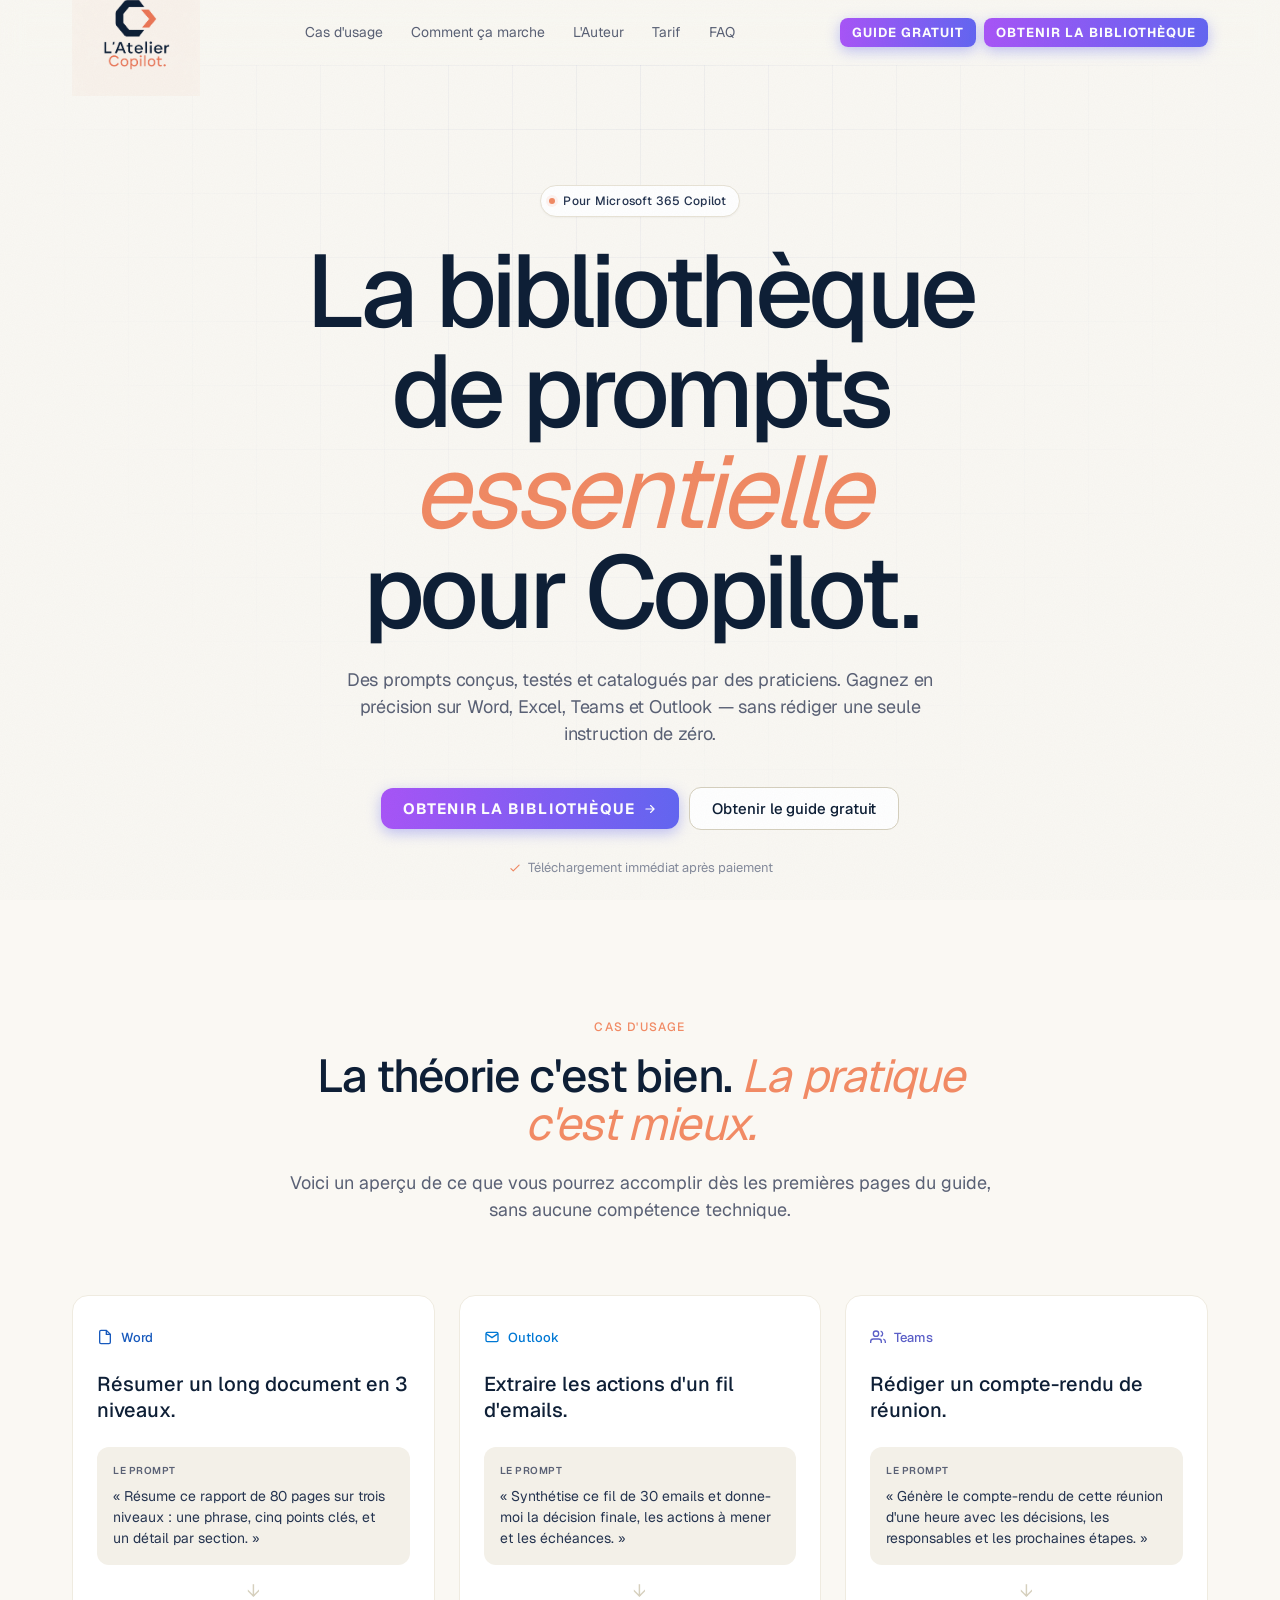
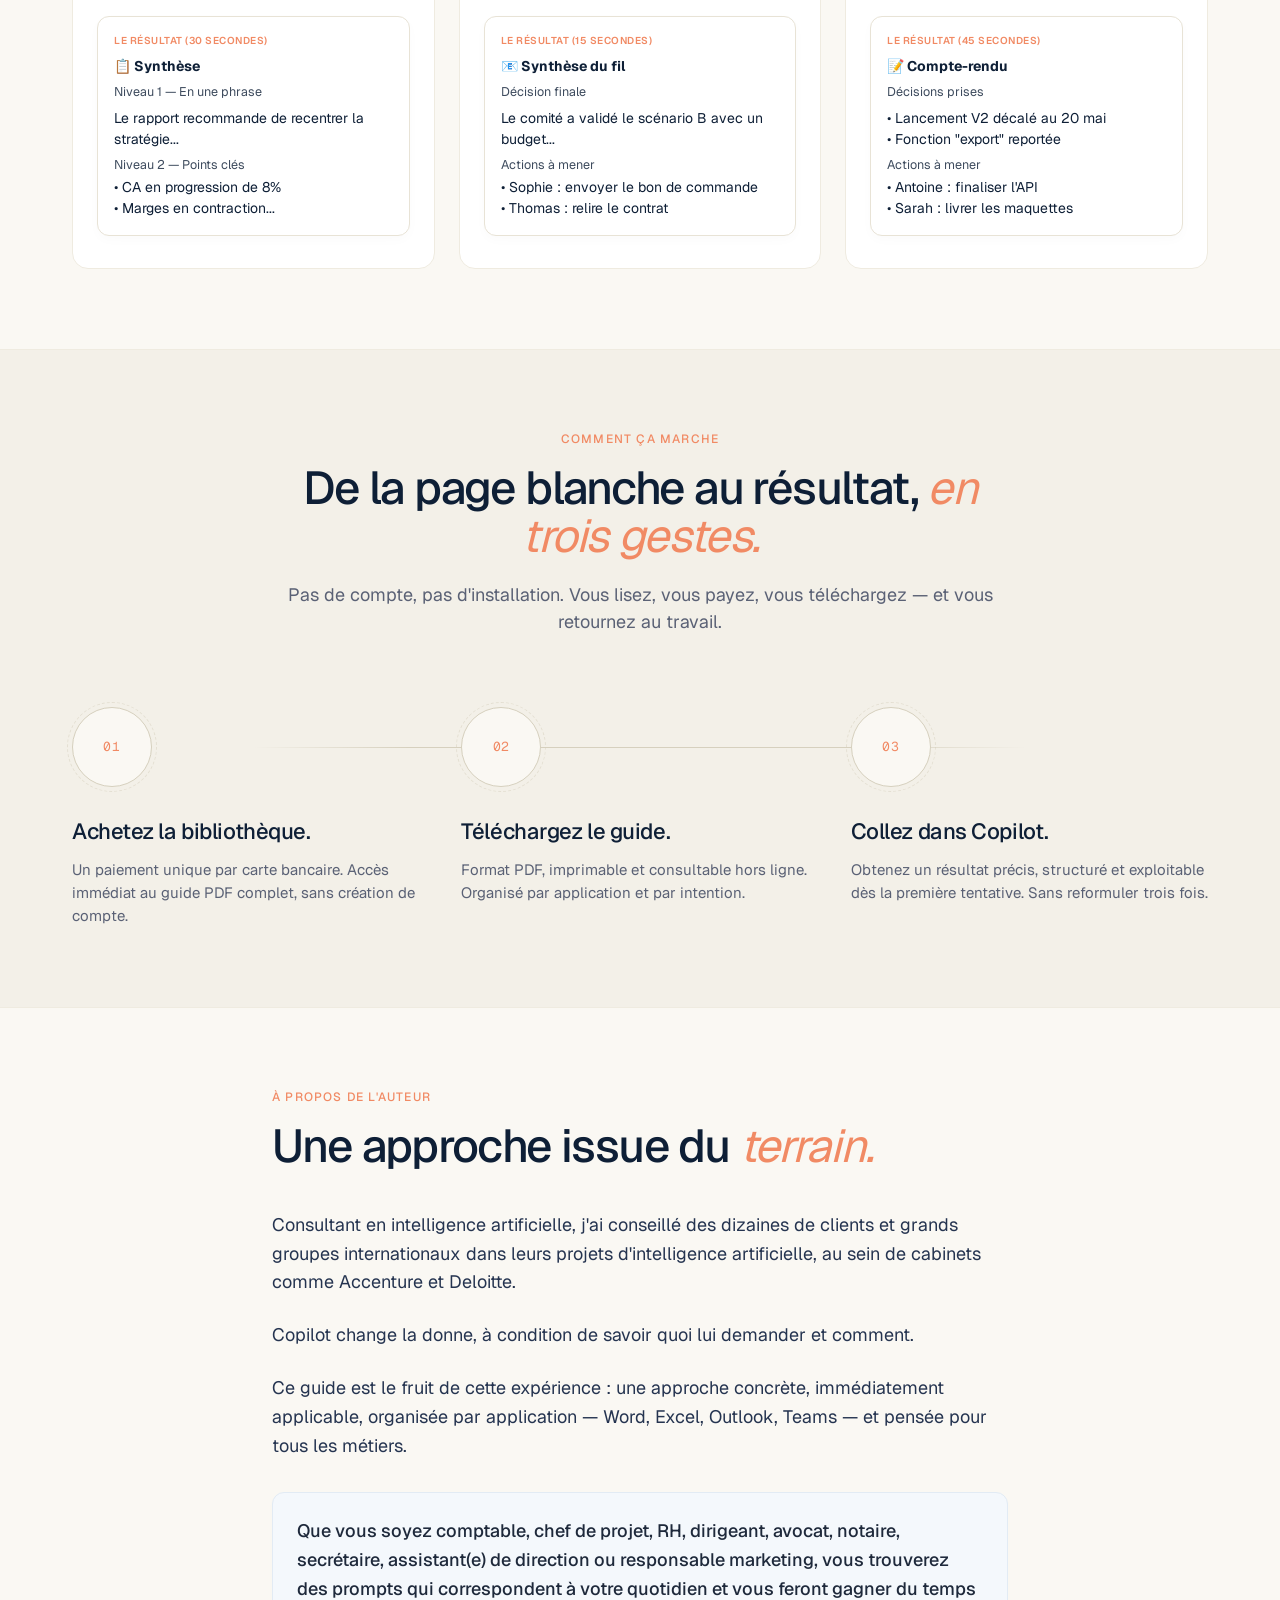
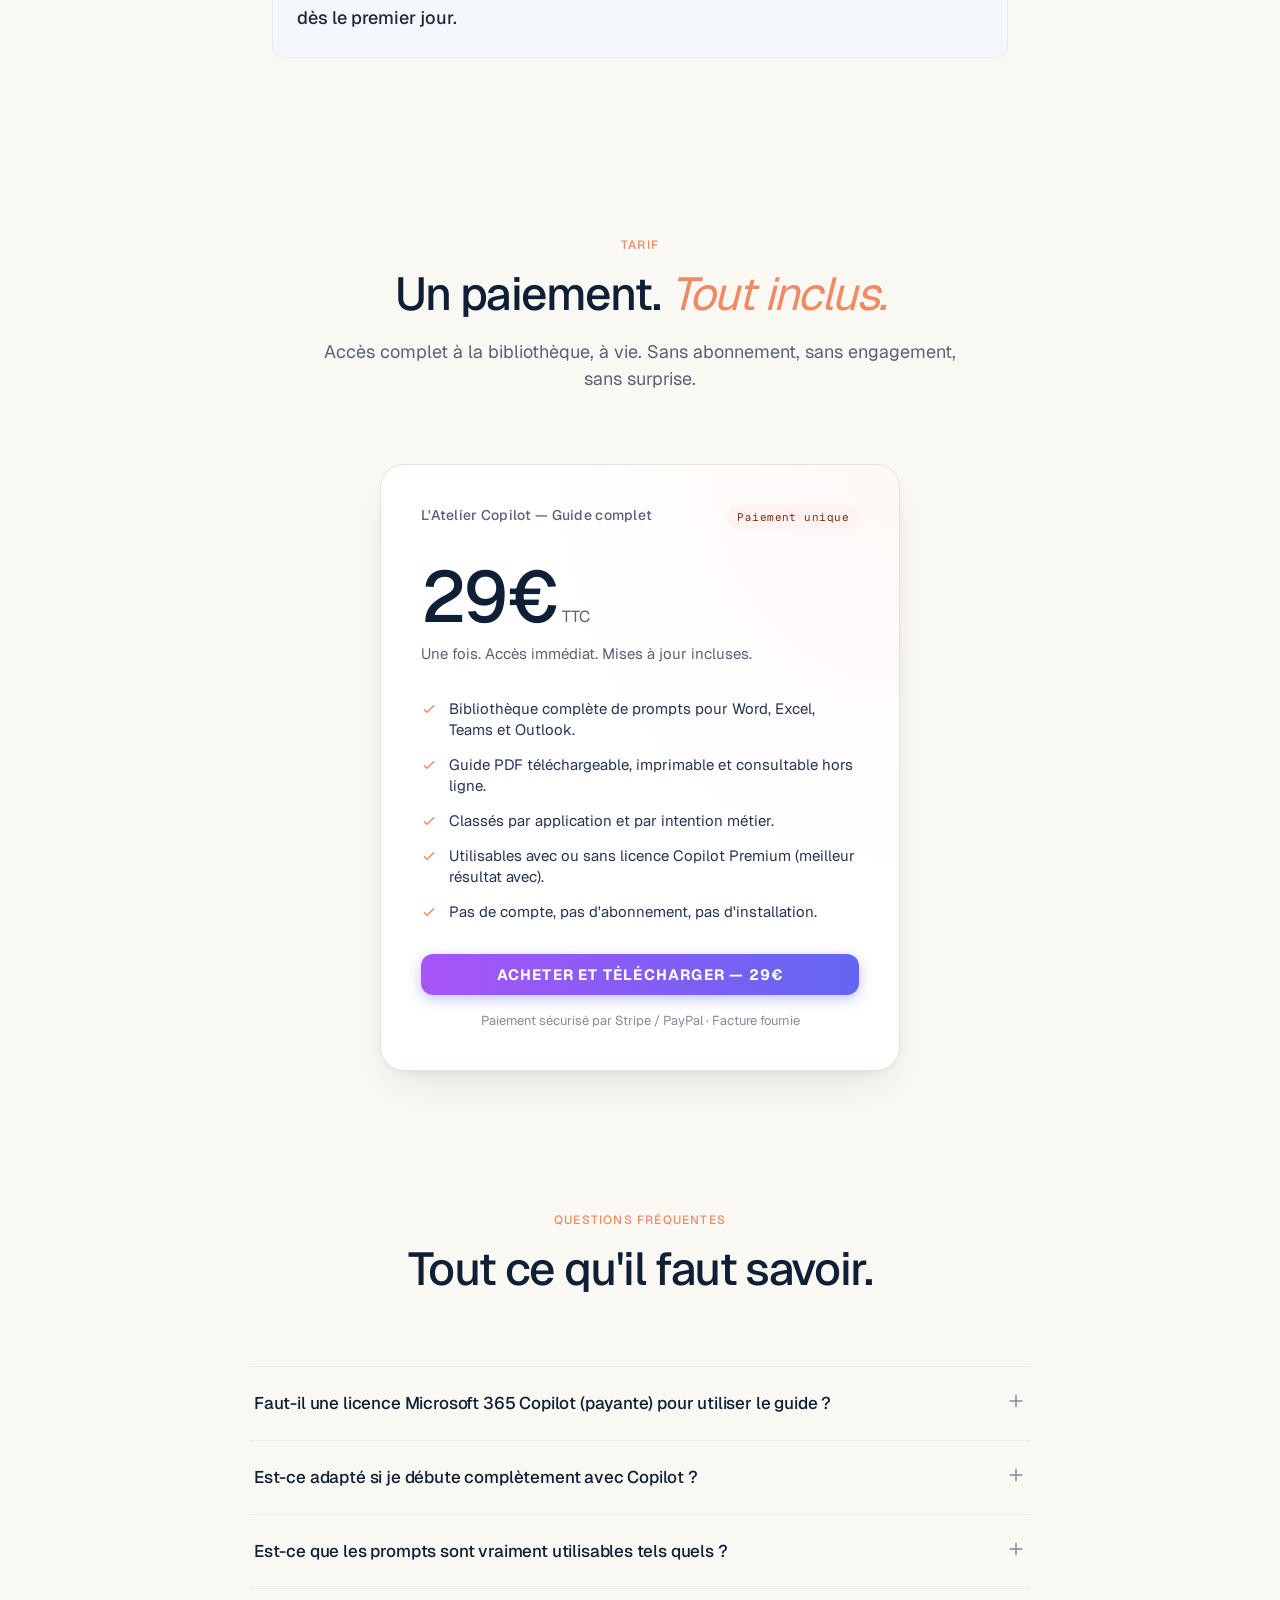
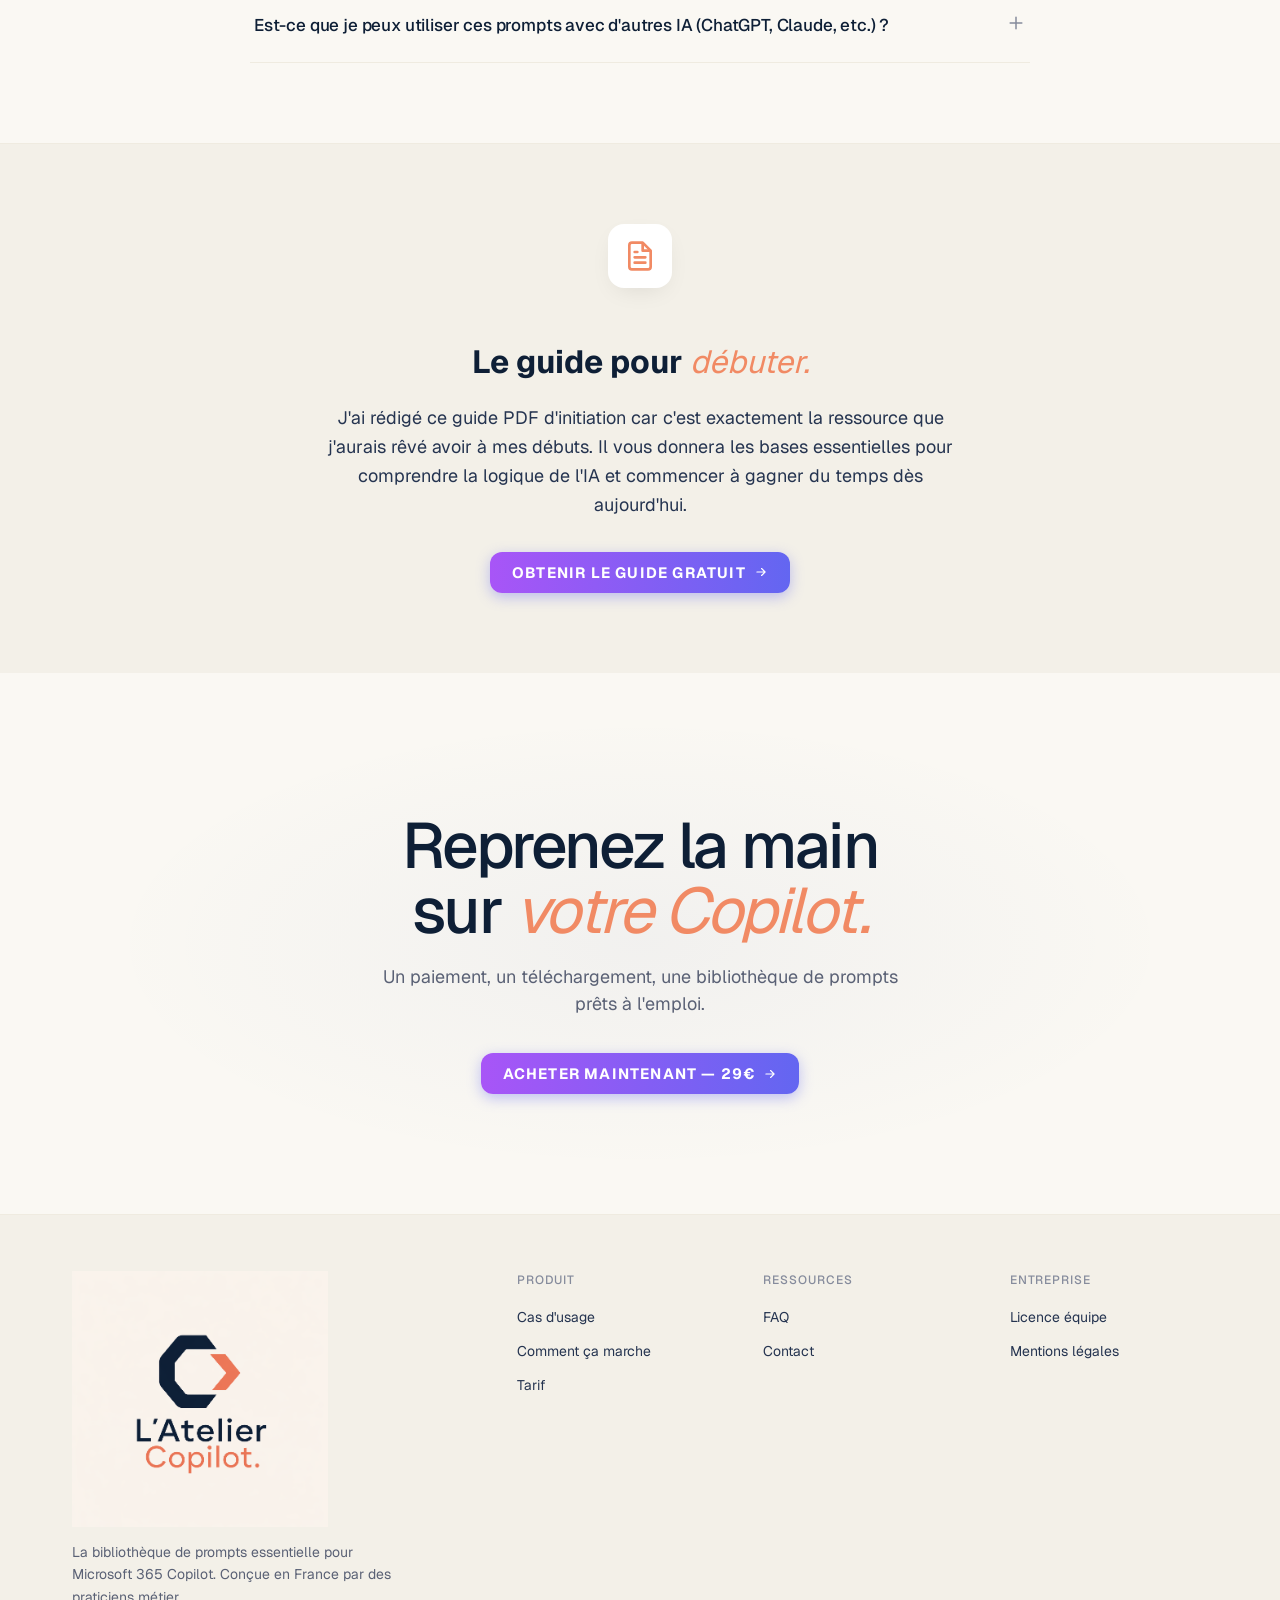
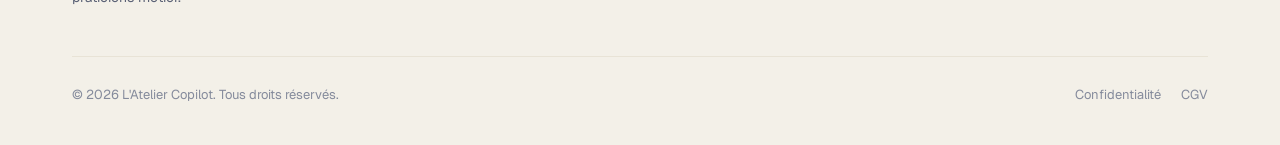
<file: index.html>
<!DOCTYPE html>
<html lang="fr">
<head>
<meta charset="UTF-8">
<meta name="viewport" content="width=device-width, initial-scale=1.0">
<title>L'Atelier Copilot — La bibliothèque de prompts pour Microsoft 365 Copilot</title>
<meta name="description" content="Des prompts conçus, testés et catalogués par des praticiens. Tirez le meilleur de Microsoft 365 Copilot sur Word, Excel, Teams et Outlook.">
<link rel="stylesheet" href="styles.css">
<link rel="icon" type="image/png" href="assets/logo.png">
</head>
<body class="grain">

<!-- ========== NAV ========== -->
<nav class="nav" id="nav">
  <div class="container nav-inner">
    <a href="/" class="brand">
      <img src="assets/logo.png" alt="L'Atelier Copilot" class="logo-img">
    </a>
    <ul class="nav-links">
      <li><a href="#usecases">Cas d'usage</a></li>
      <li><a href="#how">Comment ça marche</a></li>
      <li><a href="#about">L'Auteur</a></li>
      <li><a href="#pricing">Tarif</a></li>
      <li><a href="#faq">FAQ</a></li>
    </ul>
    <div class="nav-cta">
      <a href="assets/guide-debutant.pdf" download class="btn btn-accent btn-sm">Guide gratuit</a>
      <a href="#pricing" class="btn btn-accent btn-sm">Obtenir la bibliothèque</a>
    </div>
  </div>
</nav>

<!-- ========== HERO ========== -->
<header class="hero">
  <div class="hero-grid-bg"></div>
  <div class="container hero-inner">
    <div class="reveal">
      <span class="eyebrow"><span class="dot"></span>Pour Microsoft 365 Copilot</span>
    </div>
    <h1 class="reveal reveal-delay-1">
      La bibliothèque<br>
      de prompts <span class="em">essentielle</span><br>
      pour Copilot.
    </h1>
    <p class="hero-lead reveal reveal-delay-2">
      Des prompts conçus, testés et catalogués par des praticiens. Gagnez en précision sur Word, Excel, Teams et Outlook — sans rédiger une seule instruction de zéro.
    </p>
    <div class="hero-ctas reveal reveal-delay-2">
      <a href="#pricing" class="btn btn-accent btn-lg">
        Obtenir la bibliothèque
        <svg width="14" height="14" viewBox="0 0 24 24" fill="none"><path d="M5 12h14M13 6l6 6-6 6" stroke="currentColor" stroke-width="2" stroke-linecap="round" stroke-linejoin="round"/></svg>
      </a>
      <a href="assets/guide-debutant.pdf" download class="btn btn-outline btn-lg">Obtenir le guide gratuit</a>
    </div>
    <div class="hero-meta">
      <span>
        <svg width="14" height="14" viewBox="0 0 24 24" fill="none"><path d="M5 13l4 4L19 7" stroke="currentColor" stroke-width="2" stroke-linecap="round" stroke-linejoin="round"/></svg>
        Téléchargement immédiat après paiement
      </span>
    </div>
  </div>
</header>

<!-- ========== USE CASES ========== -->
<section class="section" id="usecases">
  <div class="container">
    <div class="section-head">
      <div class="section-kicker">Cas d'usage</div>
      <h2>La théorie c'est bien. <em style="font-weight:400;color:var(--accent);font-style:italic;">La pratique c'est mieux.</em></h2>
      <p>Voici un aperçu de ce que vous pourrez accomplir dès les premières pages du guide, sans aucune compétence technique.</p>
    </div>

    <div class="usecases-simple">
      <!-- Word -->
      <div class="usecase-col">
        <div class="uc-app word">
          <svg width="16" height="16" viewBox="0 0 24 24" fill="none"><path d="M4 4a2 2 0 012-2h8l6 6v12a2 2 0 01-2 2H6a2 2 0 01-2-2V4z" stroke="currentColor" stroke-width="2"/><path d="M14 2v6h6" stroke="currentColor" stroke-width="2"/></svg>
          Word
        </div>
        <h3>Résumer un long document en 3 niveaux.</h3>
        
        <div class="uc-box prompt">
          <div class="uc-box-label">Le Prompt</div>
          « Résume ce rapport de 80 pages sur trois niveaux : une phrase, cinq points clés, et un détail par section. »
        </div>
        
        <div class="uc-arrow">↓</div>
        
        <div class="uc-box result">
          <div class="uc-box-label">Le Résultat (30 secondes)</div>
          <strong>📋 Synthèse</strong><br>
          <span style="opacity:0.8;font-size:0.9em;display:block;margin:6px 0;">Niveau 1 — En une phrase</span>
          Le rapport recommande de recentrer la stratégie...<br>
          <span style="opacity:0.8;font-size:0.9em;display:block;margin:6px 0 2px;">Niveau 2 — Points clés</span>
          • CA en progression de 8%<br>
          • Marges en contraction...
        </div>
      </div>

      <!-- Outlook -->
      <div class="usecase-col">
        <div class="uc-app outlook">
          <svg width="16" height="16" viewBox="0 0 24 24" fill="none"><path d="M3 7a2 2 0 012-2h14a2 2 0 012 2v10a2 2 0 01-2 2H5a2 2 0 01-2-2V7z" stroke="currentColor" stroke-width="2"/><path d="M3 7l9 6 9-6" stroke="currentColor" stroke-width="2"/></svg>
          Outlook
        </div>
        <h3>Extraire les actions d'un fil d'emails.</h3>
        
        <div class="uc-box prompt">
          <div class="uc-box-label">Le Prompt</div>
          « Synthétise ce fil de 30 emails et donne-moi la décision finale, les actions à mener et les échéances. »
        </div>
        
        <div class="uc-arrow">↓</div>
        
        <div class="uc-box result">
          <div class="uc-box-label">Le Résultat (15 secondes)</div>
          <strong>📧 Synthèse du fil</strong><br>
          <span style="opacity:0.8;font-size:0.9em;display:block;margin:6px 0;">Décision finale</span>
          Le comité a validé le scénario B avec un budget...<br>
          <span style="opacity:0.8;font-size:0.9em;display:block;margin:6px 0 2px;">Actions à mener</span>
          • Sophie : envoyer le bon de commande<br>
          • Thomas : relire le contrat
        </div>
      </div>

      <!-- Teams -->
      <div class="usecase-col">
        <div class="uc-app teams">
          <svg width="16" height="16" viewBox="0 0 24 24" fill="none"><path d="M17 21v-2a4 4 0 00-4-4H5a4 4 0 00-4 4v2" stroke="currentColor" stroke-width="2"/><circle cx="9" cy="7" r="4" stroke="currentColor" stroke-width="2"/><path d="M23 21v-2a4 4 0 00-3-3.87M16 3.13a4 4 0 010 7.75" stroke="currentColor" stroke-width="2"/></svg>
          Teams
        </div>
        <h3>Rédiger un compte-rendu de réunion.</h3>
        
        <div class="uc-box prompt">
          <div class="uc-box-label">Le Prompt</div>
          « Génère le compte-rendu de cette réunion d'une heure avec les décisions, les responsables et les prochaines étapes. »
        </div>
        
        <div class="uc-arrow">↓</div>
        
        <div class="uc-box result">
          <div class="uc-box-label">Le Résultat (45 secondes)</div>
          <strong>📝 Compte-rendu</strong><br>
          <span style="opacity:0.8;font-size:0.9em;display:block;margin:6px 0;">Décisions prises</span>
          • Lancement V2 décalé au 20 mai<br>
          • Fonction "export" reportée<br>
          <span style="opacity:0.8;font-size:0.9em;display:block;margin:6px 0 2px;">Actions à mener</span>
          • Antoine : finaliser l'API<br>
          • Sarah : livrer les maquettes
        </div>
      </div>
    </div>
  </div>
</section>

<!-- ========== HOW IT WORKS ========== -->
<section class="section" id="how" style="background:var(--bg-muted);border-top:1px solid var(--border-soft);border-bottom:1px solid var(--border-soft);">
  <div class="container">
    <div class="section-head">
      <div class="section-kicker">Comment ça marche</div>
      <h2>De la page blanche au résultat, <em style="font-weight:400;color:var(--accent);font-style:italic;">en trois gestes.</em></h2>
      <p>Pas de compte, pas d'installation. Vous lisez, vous payez, vous téléchargez — et vous retournez au travail.</p>
    </div>

    <div class="how">
      <div class="step">
        <div class="step-num mono">01</div>
        <h3>Achetez la bibliothèque.</h3>
        <p>Un paiement unique par carte bancaire. Accès immédiat au guide PDF complet, sans création de compte.</p>
      </div>
      <div class="step">
        <div class="step-num mono">02</div>
        <h3>Téléchargez le guide.</h3>
        <p>Format PDF, imprimable et consultable hors ligne. Organisé par application et par intention.</p>
      </div>
      <div class="step">
        <div class="step-num mono">03</div>
        <h3>Collez dans Copilot.</h3>
        <p>Obtenez un résultat précis, structuré et exploitable dès la première tentative. Sans reformuler trois fois.</p>
      </div>
    </div>
  </div>
</section>

<!-- ========== ABOUT ========== -->
<section class="section" id="about">
  <div class="container" style="max-width: 800px; margin: 0 auto;">
    <div class="section-head" style="text-align: left; margin-bottom: 40px; margin-left: 0;">
      <div class="section-kicker">À propos de l'auteur</div>
      <h2>Une approche issue du <em style="font-weight:400;color:var(--accent);font-style:italic;">terrain.</em></h2>
    </div>
    <div style="font-size: 1.125rem; line-height: 1.6; color: var(--ink-700);">
      <p style="margin-bottom: 24px;">
        Consultant en intelligence artificielle, j'ai conseillé des dizaines de clients et grands groupes internationaux dans leurs projets d'intelligence artificielle, au sein de cabinets comme Accenture et Deloitte.
      </p>
      <p style="margin-bottom: 24px;">
        Copilot change la donne, à condition de savoir quoi lui demander et comment.
      </p>
      <p style="margin-bottom: 32px;">
        Ce guide est le fruit de cette expérience : une approche concrète, immédiatement applicable, organisée par application — Word, Excel, Outlook, Teams — et pensée pour tous les métiers.
      </p>
      <p style="font-weight: 500; color: #1e293b; background: #f4f8fc; padding: 24px; border-radius: 12px; border: 1px solid #e2ebf4; box-shadow: 0 2px 10px rgba(0,0,0,0.01);">
        Que vous soyez comptable, chef de projet, RH, dirigeant, avocat, notaire, secrétaire, assistant(e) de direction ou responsable marketing, vous trouverez des prompts qui correspondent à votre quotidien et vous feront gagner du temps dès le premier jour.
      </p>
    </div>
  </div>
</section>

<!-- ========== PRICING ========== -->
<section class="section" id="pricing">
  <div class="container">
    <div class="section-head">
      <div class="section-kicker">Tarif</div>
      <h2>Un paiement. <em style="font-weight:400;color:var(--accent);font-style:italic;">Tout inclus.</em></h2>
      <p>Accès complet à la bibliothèque, à vie. Sans abonnement, sans engagement, sans surprise.</p>
    </div>

    <div class="pricing-wrap">
      <div class="pricing-card">
        <div class="pricing-head">
          <div>
            <div class="pricing-name">L'Atelier Copilot — Guide complet</div>
          </div>
          <div class="pricing-badge">Paiement unique</div>
        </div>
        <div class="pricing-price">
          <span class="pricing-amount">29€</span>
          <span class="pricing-unit">TTC</span>
        </div>
        <div class="pricing-sub">Une fois. Accès immédiat. Mises à jour incluses.</div>

        <ul class="pricing-features">
          <li>
            <svg width="16" height="16" viewBox="0 0 24 24" fill="none"><path d="M5 13l4 4L19 7" stroke="currentColor" stroke-width="2.2" stroke-linecap="round" stroke-linejoin="round"/></svg>
            Bibliothèque complète de prompts pour Word, Excel, Teams et Outlook.
          </li>
          <li>
            <svg width="16" height="16" viewBox="0 0 24 24" fill="none"><path d="M5 13l4 4L19 7" stroke="currentColor" stroke-width="2.2" stroke-linecap="round" stroke-linejoin="round"/></svg>
            Guide PDF téléchargeable, imprimable et consultable hors ligne.
          </li>
          <li>
            <svg width="16" height="16" viewBox="0 0 24 24" fill="none"><path d="M5 13l4 4L19 7" stroke="currentColor" stroke-width="2.2" stroke-linecap="round" stroke-linejoin="round"/></svg>
            Classés par application et par intention métier.
          </li>
          <li>
            <svg width="16" height="16" viewBox="0 0 24 24" fill="none"><path d="M5 13l4 4L19 7" stroke="currentColor" stroke-width="2.2" stroke-linecap="round" stroke-linejoin="round"/></svg>
            Utilisables avec ou sans licence Copilot Premium (meilleur résultat avec).
          </li>
          <li>
            <svg width="16" height="16" viewBox="0 0 24 24" fill="none"><path d="M5 13l4 4L19 7" stroke="currentColor" stroke-width="2.2" stroke-linecap="round" stroke-linejoin="round"/></svg>
            Pas de compte, pas d'abonnement, pas d'installation.
          </li>
        </ul>

        <a href="https://payhip.com/b/toM5U" target="_blank" rel="noopener noreferrer" class="btn btn-accent btn-lg">Acheter et télécharger — 29€</a>
        <div class="pricing-footer">Paiement sécurisé par Stripe / PayPal · Facture fournie</div>
      </div>
    </div>
  </div>
</section>

<!-- ========== FAQ ========== -->
<section class="section" id="faq" style="padding-top:60px;padding-bottom:80px;">
  <div class="container">
    <div class="section-head">
      <div class="section-kicker">Questions fréquentes</div>
      <h2>Tout ce qu'il faut savoir.</h2>
    </div>
    <div class="faq">
      <div class="faq-item">
        <button class="faq-q" aria-expanded="false">
          <span>Faut-il une licence Microsoft 365 Copilot (payante) pour utiliser le guide ?</span>
          <span class="icon"><svg width="20" height="20" viewBox="0 0 24 24" fill="none"><path d="M12 5v14M5 12h14" stroke="currentColor" stroke-width="1.8" stroke-linecap="round"/></svg></span>
        </button>
        <div class="faq-a"><div class="faq-a-inner">Non. Une partie des prompts fonctionne parfaitement avec Copilot Chat gratuit. La licence payante apporte un vrai gain (intégration dans Word, Excel, Outlook, Teams), mais le guide a été conçu pour être utile dans les deux cas.</div></div>
      </div>
      <div class="faq-item">
        <button class="faq-q" aria-expanded="false">
          <span>Est-ce adapté si je débute complètement avec Copilot ?</span>
          <span class="icon"><svg width="20" height="20" viewBox="0 0 24 24" fill="none"><path d="M12 5v14M5 12h14" stroke="currentColor" stroke-width="1.8" stroke-linecap="round"/></svg></span>
        </button>
        <div class="faq-a"><div class="faq-a-inner">Oui. Le guide commence par une méthode simple (GCES) qui permet de structurer n'importe quel prompt. Tu peux copier-coller et obtenir un résultat propre immédiatement, sans expertise technique.</div></div>
      </div>
      <div class="faq-item">
        <button class="faq-q" aria-expanded="false">
          <span>Est-ce que les prompts sont vraiment utilisables tels quels ?</span>
          <span class="icon"><svg width="20" height="20" viewBox="0 0 24 24" fill="none"><path d="M12 5v14M5 12h14" stroke="currentColor" stroke-width="1.8" stroke-linecap="round"/></svg></span>
        </button>
        <div class="faq-a"><div class="faq-a-inner">Oui. Ils ont été testés et conçus pour produire un résultat directement exploitable (pas du texte générique à retravailler). Chaque prompt impose un cadre précis : rôle, objectif, format, source.</div></div>
      </div>
      <div class="faq-item">
        <button class="faq-q" aria-expanded="false">
          <span>Est-ce que je peux utiliser ces prompts avec d'autres IA (ChatGPT, Claude, etc.) ?</span>
          <span class="icon"><svg width="20" height="20" viewBox="0 0 24 24" fill="none"><path d="M12 5v14M5 12h14" stroke="currentColor" stroke-width="1.8" stroke-linecap="round"/></svg></span>
        </button>
        <div class="faq-a"><div class="faq-a-inner">Oui. La structure des prompts est universelle. Ils fonctionnent très bien en dehors de Copilot — c'est même un des bénéfices cachés du guide.</div></div>
      </div>
    </div>
  </div>
</section>

<!-- ========== FREE GUIDE ========== -->
<section class="section" id="free-guide" style="background:var(--bg-muted); border-top:1px solid var(--border-soft);">
  <div class="container" style="max-width: 700px; text-align: center;">
    <div style="display:inline-flex; align-items:center; justify-content:center; width:64px; height:64px; background:white; border-radius:16px; box-shadow:0 8px 24px -8px rgba(0,0,0,0.1); margin-bottom: 24px; color:var(--accent);">
      <svg width="32" height="32" viewBox="0 0 24 24" fill="none"><path d="M14 2H6a2 2 0 0 0-2 2v16c0 1.1.9 2 2 2h12a2 2 0 0 0 2-2V8l-6-6z" stroke="currentColor" stroke-width="2" stroke-linecap="round" stroke-linejoin="round"/><path d="M14 3v5h5M16 13H8M16 17H8M10 9H8" stroke="currentColor" stroke-width="2" stroke-linecap="round" stroke-linejoin="round"/></svg>
    </div>
    <h2 style="font-size:2rem; margin-bottom:16px;">Le guide pour <em style="font-weight:400;color:var(--accent);font-style:italic;">débuter.</em></h2>
    <p style="font-size:1.125rem; line-height:1.6; color:var(--ink-700); margin-bottom: 32px;">
      J'ai rédigé ce guide PDF d'initiation car c'est exactement la ressource que j'aurais rêvé avoir à mes débuts. Il vous donnera les bases essentielles pour comprendre la logique de l'IA et commencer à gagner du temps dès aujourd'hui.
    </p>
    <a href="assets/guide-debutant.pdf" download class="btn btn-accent btn-lg">
      Obtenir le guide gratuit
      <svg width="14" height="14" viewBox="0 0 24 24" fill="none"><path d="M5 12h14M13 6l6 6-6 6" stroke="currentColor" stroke-width="2" stroke-linecap="round" stroke-linejoin="round"/></svg>
    </a>
  </div>
</section>

<!-- ========== FINAL CTA ========== -->
<section class="final-cta">
  <div class="final-cta-bg"></div>
  <div class="container">
    <h2>Reprenez la main<br>sur <span class="em">votre Copilot.</span></h2>
    <p>Un paiement, un téléchargement, une bibliothèque de prompts prêts à l'emploi.</p>
    <div class="btns">
      <a href="https://payhip.com/b/toM5U" target="_blank" rel="noopener noreferrer" class="btn btn-accent btn-lg">
        Acheter maintenant — 29€
        <svg width="14" height="14" viewBox="0 0 24 24" fill="none"><path d="M5 12h14M13 6l6 6-6 6" stroke="currentColor" stroke-width="2" stroke-linecap="round" stroke-linejoin="round"/></svg>
      </a>
    </div>
  </div>
</section>

<!-- ========== FOOTER ========== -->
<footer>
  <div class="container">
    <div class="footer-inner">
      <div class="footer-brand">
        <a href="/" class="brand">
          <img src="assets/logo.png" alt="L'Atelier Copilot" class="logo-img-lg">
        </a>
        <p>La bibliothèque de prompts essentielle pour Microsoft 365 Copilot. Conçue en France par des praticiens métier.</p>
      </div>
      <div class="footer-col">
        <h4>Produit</h4>
        <ul>
          <li><a href="#usecases">Cas d'usage</a></li>
          <li><a href="#how">Comment ça marche</a></li>
          <li><a href="#pricing">Tarif</a></li>
        </ul>
      </div>
      <div class="footer-col">
        <h4>Ressources</h4>
        <ul>
          <li><a href="#faq">FAQ</a></li>
          <li><a href="mailto:contact@atelier-copilot.fr">Contact</a></li>
        </ul>
      </div>
      <div class="footer-col">
        <h4>Entreprise</h4>
        <ul>
          <li><a href="#">Licence équipe</a></li>
          <li><a href="#">Mentions légales</a></li>
        </ul>
      </div>
    </div>
    <div class="footer-bottom">
      <div>© 2026 L'Atelier Copilot. Tous droits réservés.</div>
      <div class="links">
        <a href="#">Confidentialité</a>
        <a href="#">CGV</a>
      </div>
    </div>
  </div>
</footer>

<script>
  const nav = document.getElementById('nav');
  const onScroll = () => {
    if (window.scrollY > 8) nav.classList.add('scrolled');
    else nav.classList.remove('scrolled');
  };
  window.addEventListener('scroll', onScroll, { passive: true });
  onScroll();

  // Minimal reveal — hero only
  const io = new IntersectionObserver((entries) => {
    entries.forEach(e => {
      if (e.isIntersecting) { e.target.classList.add('in'); io.unobserve(e.target); }
    });
  }, { threshold: 0.1 });
  document.querySelectorAll('.reveal').forEach(el => io.observe(el));

  // FAQ accordion
  document.querySelectorAll('.faq-item').forEach((item) => {
    const q = item.querySelector('.faq-q');
    const a = item.querySelector('.faq-a');
    q.addEventListener('click', () => {
      const open = item.classList.contains('open');
      document.querySelectorAll('.faq-item').forEach(other => {
        other.classList.remove('open');
        other.querySelector('.faq-a').style.maxHeight = '0px';
        other.querySelector('.faq-q').setAttribute('aria-expanded', 'false');
      });
      if (!open) {
        item.classList.add('open');
        a.style.maxHeight = a.scrollHeight + 'px';
        q.setAttribute('aria-expanded', 'true');
      }
    });
  });


</script>

</body>
</html>
</file>
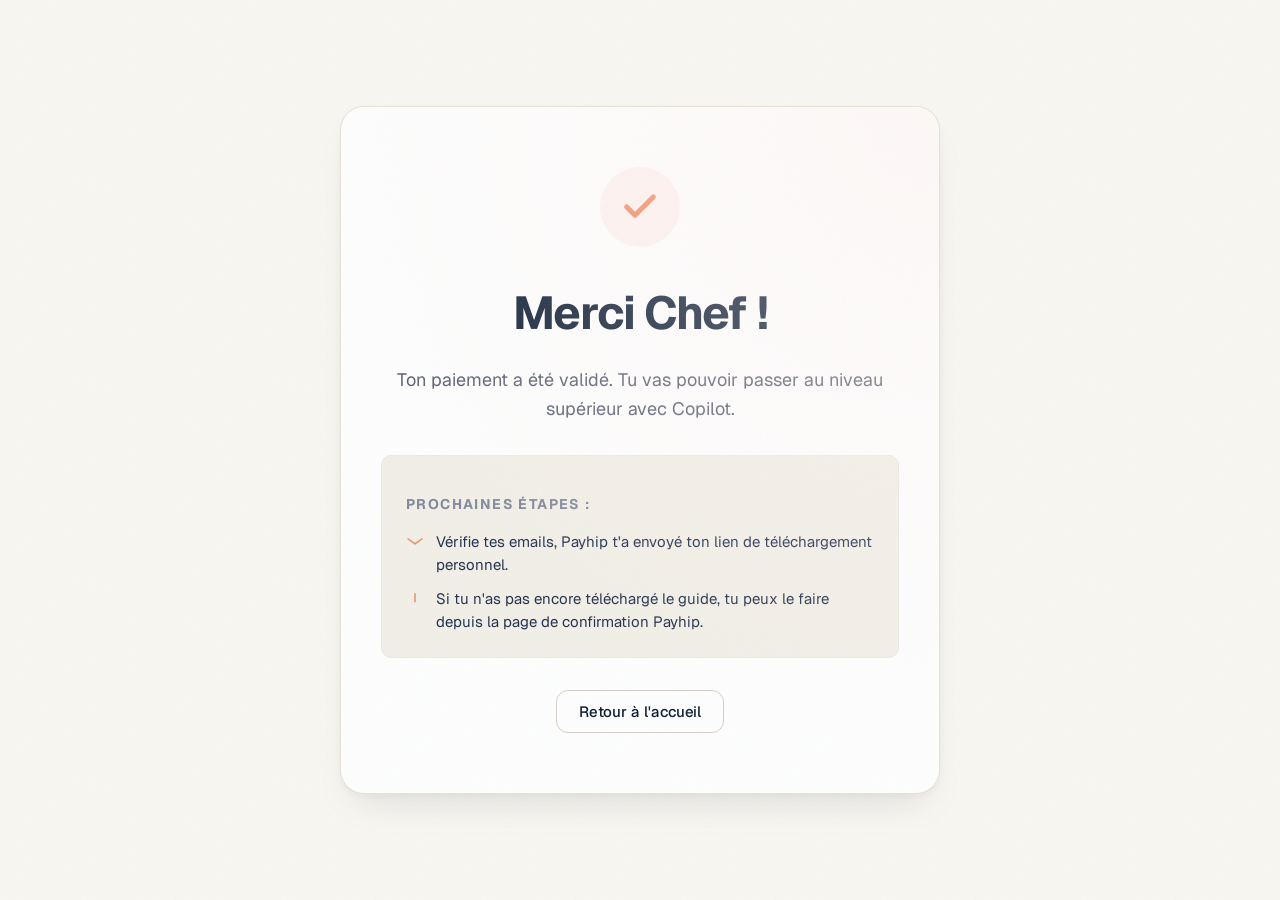
<file: success.html>
<!DOCTYPE html>
<html lang="fr">
<head>
<meta charset="UTF-8">
<meta name="viewport" content="width=device-width, initial-scale=1.0">
<title>Merci pour votre achat — L'Atelier Copilot</title>
<link rel="stylesheet" href="styles.css">
<link rel="icon" type="image/png" href="assets/logo.png">
<style>
  .success-page {
    min-height: 100vh;
    display: flex;
    align-items: center;
    justify-content: center;
    padding: 40px 20px;
    text-align: center;
  }
  .success-card {
    background: var(--bg-elevated);
    border: 1px solid var(--border);
    border-radius: var(--r-xl);
    padding: 60px 40px;
    max-width: 600px;
    width: 100%;
    box-shadow: var(--shadow-lg);
    position: relative;
    overflow: hidden;
  }
  .success-card::before {
    content: "";
    position: absolute;
    inset: 0;
    background: radial-gradient(circle at top right, var(--accent-soft) 0%, transparent 70%);
    pointer-events: none;
    opacity: 0.5;
  }
  .success-icon {
    width: 80px;
    height: 80px;
    background: var(--accent-soft);
    color: var(--accent);
    border-radius: 999px;
    display: grid;
    place-items: center;
    margin: 0 auto 32px;
  }
  .success-card h1 {
    font-size: var(--fs-h2);
    letter-spacing: -0.03em;
    margin-bottom: 16px;
    color: var(--ink-900);
  }
  .success-card p {
    font-size: var(--fs-lead);
    color: var(--ink-500);
    line-height: 1.6;
    margin-bottom: 32px;
  }
  .next-steps {
    text-align: left;
    background: var(--bg-muted);
    border: 1px solid var(--border-soft);
    border-radius: var(--r-md);
    padding: 24px;
    margin-bottom: 32px;
  }
  .next-steps h3 {
    font-size: 14px;
    text-transform: uppercase;
    letter-spacing: 0.1em;
    color: var(--ink-400);
    margin-bottom: 16px;
  }
  .step-item {
    display: flex;
    gap: 12px;
    margin-bottom: 12px;
    font-size: 15px;
    color: var(--ink-700);
  }
  .step-item:last-child { margin-bottom: 0; }
  .step-item svg { color: var(--accent); flex-shrink: 0; margin-top: 3px; }
</style>
</head>
<body class="grain">

<div class="success-page">
  <div class="success-card reveal in">
    <div class="success-icon">
      <svg width="40" height="40" viewBox="0 0 24 24" fill="none"><path d="M20 6L9 17l-5-5" stroke="currentColor" stroke-width="3" stroke-linecap="round" stroke-linejoin="round"/></svg>
    </div>
    <h1>Merci Chef !</h1>
    <p>Ton paiement a été validé. Tu vas pouvoir passer au niveau supérieur avec Copilot.</p>
    
    <div class="next-steps">
      <h3>Prochaines étapes :</h3>
      <div class="step-item">
        <svg width="18" height="18" viewBox="0 0 24 24" fill="none"><path d="M4 4h16c1.1 0 2 .9 2 2v12c0 1.1-.9 2-2 2H4c-1.1 0-2-.9-2-2V6c0-1.1.9-2 2-2z"/><path d="M22 6l-10 7L2 6" stroke="currentColor" stroke-width="2"/></svg>
        <span>Vérifie tes emails, Payhip t'a envoyé ton lien de téléchargement personnel.</span>
      </div>
      <div class="step-item">
        <svg width="18" height="18" viewBox="0 0 24 24" fill="none"><path d="M21 15v4a2 2 0 0 1-2 2H5a2 2 0 0 1-2-2v-4"/><polyline points="7 10 12 15 17 10"/><line x1="12" y1="15" x2="12" y2="3" stroke="currentColor" stroke-width="2"/></svg>
        <span>Si tu n'as pas encore téléchargé le guide, tu peux le faire depuis la page de confirmation Payhip.</span>
      </div>
    </div>

    <a href="/" class="btn btn-outline btn-lg">Retour à l'accueil</a>
  </div>
</div>

</body>
</html>
</file>
<file: styles.css>
/* L'Atelier Copilot — Landing
   Palette: bleu nuit accent sur crème / blanc cassé / gris
   Typo: Geist (Vercel)
*/

@import url('https://fonts.googleapis.com/css2?family=Geist:wght@300;400;500;600;700&family=Geist+Mono:wght@400;500&display=swap');

:root {
  /* Neutrals */
  --bg: #FAF8F3;           /* crème / blanc cassé */
  --bg-elevated: #FFFFFF;
  --bg-muted: #F3F0E8;
  --border: #E8E3D6;
  --border-strong: #D6D0BE;
  --border-soft: #EFEBE0;

  /* Ink — bleu nuit du logo */
  --ink-900: #0E1F36;
  --ink-700: #253450;
  --ink-500: #5A6175;
  --ink-400: #858B9C;
  --ink-300: #B3B8C4;
  --ink-200: #D9DBE3;

  /* Accent — Coral from logo */
  --accent: #F18A64;
  --accent-hover: #E07954;
  --accent-soft: #FEF3F0;
  --accent-ink: #7C2D12;

  /* Type scale (fluid) */
  --fs-display: clamp(56px, 8vw, 112px);
  --fs-h1: clamp(40px, 5.2vw, 72px);
  --fs-h2: clamp(32px, 3.6vw, 52px);
  --fs-h3: clamp(22px, 2vw, 28px);
  --fs-lead: clamp(18px, 1.4vw, 22px);
  --fs-body: 16px;
  --fs-small: 14px;
  --fs-micro: 12px;

  /* Radii & spacing */
  --r-sm: 6px;
  --r-md: 10px;
  --r-lg: 16px;
  --r-xl: 24px;

  /* Shadows (very subtle) */
  --shadow-sm: 0 1px 2px rgba(11,16,32,0.04);
  --shadow-md: 0 2px 8px rgba(11,16,32,0.05), 0 1px 2px rgba(11,16,32,0.04);
  --shadow-lg: 0 20px 40px -16px rgba(11,16,32,0.12), 0 2px 6px rgba(11,16,32,0.04);

  --ease: cubic-bezier(.2,.6,.2,1);
}

* { box-sizing: border-box; }
html, body { margin: 0; padding: 0; }

body {
  font-family: 'Geist', -apple-system, BlinkMacSystemFont, 'Segoe UI', sans-serif;
  font-size: var(--fs-body);
  line-height: 1.5;
  color: var(--ink-900);
  background: var(--bg);
  -webkit-font-smoothing: antialiased;
  -moz-osx-font-smoothing: grayscale;
  font-feature-settings: "ss01", "cv11";
}

.mono { font-family: 'Geist Mono', ui-monospace, monospace; }

/* Layout */
.container {
  max-width: 1200px;
  margin: 0 auto;
  padding: 0 32px;
}
.container-wide {
  max-width: 1320px;
  margin: 0 auto;
  padding: 0 32px;
}

/* Grain overlay — subtle texture */
.grain::before {
  content: "";
  position: fixed;
  inset: 0;
  pointer-events: none;
  z-index: 1000;
  opacity: 0.35;
  mix-blend-mode: multiply;
  background-image: url("data:image/svg+xml;utf8,<svg xmlns='http://www.w3.org/2000/svg' width='200' height='200'><filter id='n'><feTurbulence type='fractalNoise' baseFrequency='0.9' numOctaves='2' seed='3'/><feColorMatrix values='0 0 0 0 0.04  0 0 0 0 0.06  0 0 0 0 0.13  0 0 0 0.08 0'/></filter><rect width='100%' height='100%' filter='url(%23n)'/></svg>");
}

/* NAV */
.nav {
  position: sticky;
  top: 0;
  z-index: 50;
  backdrop-filter: saturate(140%) blur(12px);
  -webkit-backdrop-filter: saturate(140%) blur(12px);
  background: rgba(250, 248, 243, 0.72);
  border-bottom: 1px solid transparent;
  transition: border-color .3s var(--ease), background .3s var(--ease);
}
.nav.scrolled {
  border-bottom-color: var(--border-soft);
  background: rgba(250, 248, 243, 0.85);
}
.nav-inner {
  display: flex;
  align-items: center;
  justify-content: space-between;
  height: 64px;
}
.brand {
  display: flex;
  align-items: center;
  gap: 10px;
  text-decoration: none;
  color: var(--ink-900);
  font-weight: 500;
  letter-spacing: -0.01em;
}
.brand-mark {
  width: 24px; height: 24px;
  display: grid; place-items: center;
  border: 1px solid var(--border-strong);
  border-radius: 6px;
  background: var(--bg-elevated);
  color: var(--accent);
}
.brand-name {
  font-size: 15px;
}
.brand-name em {
  font-style: normal;
  color: var(--ink-500);
  font-weight: 400;
}

.nav-links {
  display: flex;
  gap: 28px;
  list-style: none;
  margin: 0; padding: 0;
}
.nav-links a {
  color: var(--ink-500);
  text-decoration: none;
  font-size: 14px;
  transition: color .2s var(--ease);
}
.nav-links a:hover { color: var(--ink-900); }

.nav-cta {
  display: flex; align-items: center; gap: 8px;
}

/* Buttons */
.btn {
  display: inline-flex;
  align-items: center;
  justify-content: center;
  gap: 8px;
  padding: 10px 16px;
  border-radius: var(--r-md);
  font-family: inherit;
  font-size: 14px;
  font-weight: 500;
  line-height: 1;
  text-decoration: none;
  cursor: pointer;
  transition: all .18s var(--ease);
  border: 1px solid transparent;
  letter-spacing: -0.005em;
}
.btn-primary {
  background: var(--ink-900);
  color: var(--bg);
  border-color: var(--ink-900);
}
.btn-primary:hover { background: #1a2238; border-color: #1a2238; transform: translateY(-0.5px); }
.btn-ghost {
  background: transparent;
  color: var(--ink-700);
}
.btn-ghost:hover { color: var(--ink-900); background: var(--bg-muted); }
.btn-outline {
  background: var(--bg-elevated);
  color: var(--ink-900);
  border-color: var(--border-strong);
}
.btn-outline:hover { border-color: var(--ink-700); }
.btn-sm { padding: 8px 12px; font-size: 13px; border-radius: 8px; }
.btn-lg { padding: 13px 22px; font-size: 15px; border-radius: 12px; }
.btn-accent {
  background: linear-gradient(to right, #A855F7, #6366F1);
  color: #ffffff;
  border: none;
  font-weight: 700;
  text-transform: uppercase;
  letter-spacing: 0.08em;
  box-shadow: 0 4px 14px 0 rgba(99, 102, 241, 0.39);
  text-shadow: none;
}
.btn-accent:hover { 
  background: linear-gradient(to right, #B66CFF, #7477F6);
  box-shadow: 0 6px 20px 0 rgba(99, 102, 241, 0.5);
  transform: translateY(-2px);
}

/* Eyebrow */
.eyebrow {
  display: inline-flex;
  align-items: center;
  gap: 8px;
  padding: 6px 12px 6px 8px;
  font-size: 12px;
  font-weight: 500;
  letter-spacing: 0.02em;
  color: var(--ink-700);
  background: var(--bg-elevated);
  border: 1px solid var(--border);
  border-radius: 999px;
  box-shadow: var(--shadow-sm);
}
.eyebrow .dot {
  width: 6px; height: 6px; border-radius: 999px; background: var(--accent);
  box-shadow: 0 0 0 3px var(--accent-soft);
}

/* Reveal — minimal */
.reveal {
  opacity: 0;
  transform: translateY(6px);
  transition: opacity .5s var(--ease), transform .5s var(--ease);
}
.reveal.in { opacity: 1; transform: none; }
.reveal-delay-1 { transition-delay: .05s; }
.reveal-delay-2 { transition-delay: .1s; }

/* Logo image */
.logo-img { height: 128px; width: auto; display: block; }
.logo-img-lg { height: 256px; width: auto; display: block; }

/* ============ HERO ============ */
.hero {
  position: relative;
  padding: 120px 0 60px;
  overflow: hidden;
}
.hero-grid-bg {
  position: absolute;
  inset: 0;
  pointer-events: none;
  background-image:
    linear-gradient(to right, rgba(30,58,138,0.05) 1px, transparent 1px),
    linear-gradient(to bottom, rgba(30,58,138,0.05) 1px, transparent 1px);
  background-size: 64px 64px;
  mask-image: radial-gradient(ellipse at 50% 0%, black 0%, transparent 70%);
  -webkit-mask-image: radial-gradient(ellipse at 50% 0%, black 0%, transparent 70%);
}
.hero-inner {
  position: relative;
  text-align: center;
  max-width: 1000px;
  margin: 0 auto;
}
.hero h1 {
  font-size: var(--fs-display);
  line-height: 0.98;
  letter-spacing: -0.045em;
  font-weight: 500;
  margin: 24px 0 24px;
  color: var(--ink-900);
}
.hero h1 .em {
  font-style: italic;
  font-weight: 400;
  color: var(--accent);
  font-family: 'Geist', serif;
  letter-spacing: -0.04em;
}
.hero-lead {
  font-size: var(--fs-lead);
  color: var(--ink-500);
  max-width: 640px;
  margin: 0 auto 40px;
  line-height: 1.5;
  font-weight: 400;
  letter-spacing: -0.01em;
  text-wrap: pretty;
}
.hero-ctas {
  display: flex;
  gap: 10px;
  justify-content: center;
  align-items: center;
  flex-wrap: wrap;
}
.hero-meta {
  margin-top: 28px;
  font-size: 13px;
  color: var(--ink-400);
  display: flex; gap: 20px; justify-content: center; flex-wrap: wrap;
}
.hero-meta span { display: inline-flex; align-items: center; gap: 6px; }
.hero-meta svg { color: var(--accent); }

/* Prompt showcase below hero */
.prompt-showcase {
  margin-top: 72px;
  position: relative;
}
.prompt-card {
  background: var(--bg-elevated);
  border: 1px solid var(--border);
  border-radius: var(--r-xl);
  box-shadow: var(--shadow-lg);
  overflow: hidden;
  max-width: 960px;
  margin: 0 auto;
}
.prompt-card-head {
  display: flex;
  align-items: center;
  justify-content: space-between;
  padding: 14px 20px;
  border-bottom: 1px solid var(--border-soft);
  background: var(--bg-muted);
}
.prompt-tabs { display: flex; gap: 4px; }
.prompt-tab {
  padding: 6px 12px;
  font-size: 13px;
  color: var(--ink-500);
  border-radius: 6px;
  cursor: pointer;
  border: 1px solid transparent;
  background: transparent;
  font-family: inherit;
  transition: all .15s var(--ease);
}
.prompt-tab.active {
  background: var(--bg-elevated);
  color: var(--ink-900);
  border-color: var(--border);
  box-shadow: var(--shadow-sm);
}
.prompt-tab:hover:not(.active) { color: var(--ink-700); }
.prompt-meta {
  font-size: 12px;
  color: var(--ink-400);
  display: flex; gap: 12px; align-items: center;
}
.prompt-body {
  display: grid;
  grid-template-columns: 1fr 1fr;
  min-height: 340px;
}
.prompt-col {
  padding: 28px 32px;
}
.prompt-col + .prompt-col { border-left: 1px solid var(--border-soft); }
.prompt-col-head {
  font-size: 11px;
  text-transform: uppercase;
  letter-spacing: 0.08em;
  color: var(--ink-400);
  margin-bottom: 14px;
  display: flex;
  align-items: center;
  gap: 8px;
}
.prompt-col-head .pill {
  padding: 2px 8px;
  background: var(--bg-muted);
  border-radius: 999px;
  border: 1px solid var(--border);
  font-size: 10px;
  color: var(--ink-500);
  letter-spacing: 0.04em;
}
.prompt-col-head .pill.accent {
  background: var(--accent-soft);
  color: var(--accent-ink);
  border-color: transparent;
}
.prompt-text {
  font-size: 15px;
  line-height: 1.6;
  color: var(--ink-700);
  font-family: 'Geist Mono', monospace;
  letter-spacing: -0.005em;
}
.prompt-text.plain {
  color: var(--ink-500);
}
.prompt-text mark {
  background: var(--accent-soft);
  color: var(--accent-ink);
  padding: 1px 4px;
  border-radius: 3px;
  font-weight: 500;
}

/* ============ SECTIONS ============ */
.section {
  padding: 80px 0;
  position: relative;
}
.section-head {
  text-align: center;
  max-width: 720px;
  margin: 0 auto 72px;
}
.section-kicker {
  font-size: 12px;
  font-weight: 500;
  letter-spacing: 0.1em;
  text-transform: uppercase;
  color: var(--accent);
  margin-bottom: 16px;
}
.section-head h2 {
  font-size: var(--fs-h2);
  line-height: 1.05;
  letter-spacing: -0.035em;
  font-weight: 500;
  margin: 0 0 20px;
  color: var(--ink-900);
}
.section-head p {
  font-size: var(--fs-lead);
  color: var(--ink-500);
  margin: 0;
  line-height: 1.5;
  text-wrap: pretty;
}

/* ============ USE CASES (SIMPLE) ============ */
.usecases-simple {
  display: grid;
  grid-template-columns: repeat(3, 1fr);
  gap: 24px;
}
.usecase-col {
  background: var(--bg-elevated);
  border: 1px solid var(--border-soft);
  border-radius: 16px;
  padding: 32px 24px;
  display: flex;
  flex-direction: column;
}
.uc-app {
  display: inline-flex;
  align-items: center;
  gap: 8px;
  font-size: 13px;
  font-weight: 500;
  margin-bottom: 24px;
}
.uc-app.word { color: #185ABD; }
.uc-app.outlook { color: #0078D4; }
.uc-app.teams { color: #5B5FC7; }

.usecase-col h3 {
  font-size: 20px;
  font-weight: 500;
  color: var(--ink-900);
  line-height: 1.3;
  margin: 0 0 24px;
}

.uc-box {
  border-radius: 12px;
  padding: 16px;
  font-size: 14px;
  line-height: 1.5;
  position: relative;
}
.uc-box-label {
  font-size: 10px;
  text-transform: uppercase;
  letter-spacing: 0.05em;
  font-weight: 600;
  margin-bottom: 8px;
}

.uc-box.prompt {
  background: var(--bg-muted);
  color: var(--ink-700);
}
.uc-box.prompt .uc-box-label {
  color: var(--ink-500);
}

.uc-arrow {
  text-align: center;
  color: var(--border-strong);
  margin: 12px 0;
  font-size: 18px;
}

.uc-box.result {
  background: #ffffff;
  border: 1px solid var(--border);
  color: var(--ink-900);
  box-shadow: 0 4px 12px rgba(0,0,0,0.02);
  flex: 1;
}
.uc-box.result .uc-box-label {
  color: var(--accent);
}

@media (max-width: 900px) {
  .usecases-simple {
    grid-template-columns: 1fr;
  }
}

/* ============ HOW IT WORKS ============ */
.how {
  display: grid;
  grid-template-columns: repeat(3, 1fr);
  gap: 32px;
  position: relative;
}
.how::before {
  content: "";
  position: absolute;
  top: 40px;
  left: 16%;
  right: 16%;
  height: 1px;
  background: linear-gradient(to right, transparent, var(--border-strong) 20%, var(--border-strong) 80%, transparent);
  z-index: 0;
}
.step {
  position: relative;
  z-index: 1;
  text-align: left;
}
.step-num {
  width: 80px;
  height: 80px;
  border-radius: 999px;
  background: var(--bg);
  border: 1px solid var(--border-strong);
  display: grid;
  place-items: center;
  font-family: 'Geist Mono', monospace;
  font-size: 13px;
  color: var(--accent);
  margin-bottom: 28px;
  letter-spacing: 0.06em;
  position: relative;
}
.step-num::after {
  content: "";
  position: absolute;
  inset: -6px;
  border-radius: 999px;
  border: 1px dashed var(--border-strong);
  opacity: 0.5;
}
.step h3 {
  font-size: 22px;
  font-weight: 500;
  letter-spacing: -0.02em;
  margin: 0 0 10px;
  color: var(--ink-900);
}
.step p {
  font-size: 15px;
  line-height: 1.55;
  color: var(--ink-500);
  margin: 0;
}

/* ============ PRICING ============ */
.pricing-wrap {
  max-width: 520px;
  margin: 0 auto;
  position: relative;
}
.pricing-card {
  background: var(--bg-elevated);
  border: 1px solid var(--border);
  border-radius: var(--r-xl);
  padding: 40px;
  box-shadow: var(--shadow-lg);
  position: relative;
  overflow: hidden;
}
.pricing-card::before {
  content: "";
  position: absolute;
  inset: 0;
  background: radial-gradient(ellipse at top right, var(--accent-soft) 0%, transparent 50%);
  pointer-events: none;
  opacity: 0.6;
}
.pricing-head {
  display: flex;
  align-items: flex-start;
  justify-content: space-between;
  margin-bottom: 32px;
  position: relative;
}
.pricing-name {
  font-size: 14px;
  font-weight: 500;
  color: var(--ink-500);
  letter-spacing: 0.02em;
}
.pricing-badge {
  font-family: 'Geist Mono', monospace;
  font-size: 11px;
  padding: 4px 10px;
  background: var(--accent-soft);
  color: var(--accent-ink);
  border-radius: 999px;
  letter-spacing: 0.04em;
}
.pricing-price {
  display: flex;
  align-items: baseline;
  gap: 6px;
  margin-bottom: 10px;
  position: relative;
}
.pricing-amount {
  font-size: 72px;
  font-weight: 500;
  letter-spacing: -0.04em;
  color: var(--ink-900);
  line-height: 1;
}
.pricing-unit {
  font-size: 16px;
  color: var(--ink-500);
}
.pricing-sub {
  color: var(--ink-500);
  font-size: 15px;
  margin-bottom: 32px;
  position: relative;
}
.pricing-features {
  list-style: none;
  padding: 0;
  margin: 0 0 32px;
  display: flex;
  flex-direction: column;
  gap: 14px;
  position: relative;
}
.pricing-features li {
  display: flex;
  gap: 12px;
  align-items: flex-start;
  font-size: 15px;
  color: var(--ink-700);
  line-height: 1.4;
}
.pricing-features svg {
  flex: 0 0 16px;
  margin-top: 3px;
  color: var(--accent);
}
.pricing-card .btn { width: 100%; position: relative; }
.pricing-footer {
  margin-top: 16px;
  font-size: 13px;
  color: var(--ink-400);
  text-align: center;
  position: relative;
}

/* ============ FAQ ============ */
.faq {
  max-width: 780px;
  margin: 0 auto;
  border-top: 1px solid var(--border-soft);
}
.faq-item {
  border-bottom: 1px solid var(--border-soft);
}
.faq-q {
  width: 100%;
  display: flex;
  align-items: center;
  justify-content: space-between;
  padding: 24px 4px;
  background: transparent;
  border: none;
  text-align: left;
  cursor: pointer;
  font-family: inherit;
  font-size: 17px;
  font-weight: 500;
  color: var(--ink-900);
  letter-spacing: -0.01em;
  transition: color .2s var(--ease);
}
.faq-q:hover { color: var(--accent); }
.faq-q .icon {
  flex: 0 0 20px;
  color: var(--ink-400);
  transition: transform .3s var(--ease);
}
.faq-item.open .faq-q .icon { transform: rotate(45deg); color: var(--accent); }
.faq-a {
  max-height: 0;
  overflow: hidden;
  transition: max-height .4s var(--ease);
}
.faq-a-inner {
  padding: 0 4px 28px;
  color: var(--ink-500);
  font-size: 15px;
  line-height: 1.6;
  max-width: 90%;
}

/* ============ FINAL CTA ============ */
.final-cta {
  padding: 140px 0 120px;
  text-align: center;
  position: relative;
  overflow: hidden;
}
.final-cta-bg {
  position: absolute;
  inset: 0;
  background:
    radial-gradient(ellipse 60% 60% at 50% 50%, rgba(30,58,138,0.04), transparent 70%);
  pointer-events: none;
}
.final-cta h2 {
  font-size: clamp(40px, 5vw, 72px);
  line-height: 1.02;
  letter-spacing: -0.04em;
  font-weight: 500;
  margin: 0 0 20px;
  position: relative;
}
.final-cta h2 .em {
  font-style: italic;
  font-weight: 400;
  color: var(--accent);
}
.final-cta p {
  font-size: var(--fs-lead);
  color: var(--ink-500);
  max-width: 560px;
  margin: 0 auto 36px;
  position: relative;
}
.final-cta .btns {
  display: flex; gap: 10px; justify-content: center;
  position: relative;
}

/* ============ FOOTER ============ */
footer {
  border-top: 1px solid var(--border-soft);
  padding: 56px 0 40px;
  background: var(--bg-muted);
}
.footer-inner {
  display: grid;
  grid-template-columns: 2fr 1fr 1fr 1fr;
  gap: 48px;
  margin-bottom: 48px;
}
.footer-brand p {
  color: var(--ink-500);
  font-size: 14px;
  line-height: 1.6;
  margin: 14px 0 0;
  max-width: 320px;
}
.footer-col h4 {
  font-size: 12px;
  text-transform: uppercase;
  letter-spacing: 0.08em;
  color: var(--ink-400);
  font-weight: 500;
  margin: 0 0 16px;
}
.footer-col ul { list-style: none; margin: 0; padding: 0; display: flex; flex-direction: column; gap: 10px; }
.footer-col a {
  color: var(--ink-700);
  text-decoration: none;
  font-size: 14px;
  transition: color .2s var(--ease);
}
.footer-col a:hover { color: var(--accent); }

.footer-bottom {
  display: flex;
  justify-content: space-between;
  align-items: center;
  padding-top: 28px;
  border-top: 1px solid var(--border);
  font-size: 13px;
  color: var(--ink-400);
}
.footer-bottom .links { display: flex; gap: 20px; }
.footer-bottom a { color: var(--ink-400); text-decoration: none; }
.footer-bottom a:hover { color: var(--ink-700); }

/* Responsive */
@media (max-width: 960px) {
  .prompt-body { grid-template-columns: 1fr; }
  .prompt-col + .prompt-col { border-left: none; border-top: 1px solid var(--border-soft); }
  .usecases { grid-template-columns: 1fr; }
  .how { grid-template-columns: 1fr; gap: 40px; }
  .how::before { display: none; }
  .footer-inner { grid-template-columns: 1fr 1fr; gap: 32px; }
  .section { padding: 80px 0; }
  .container, .container-wide { padding: 0 20px; }
  .nav-links { display: none; }
}
@media (max-width: 560px) {
  .footer-inner { grid-template-columns: 1fr; }
  .footer-bottom { flex-direction: column; gap: 14px; }
  .hero { padding: 56px 0 40px; }
}
</file>
